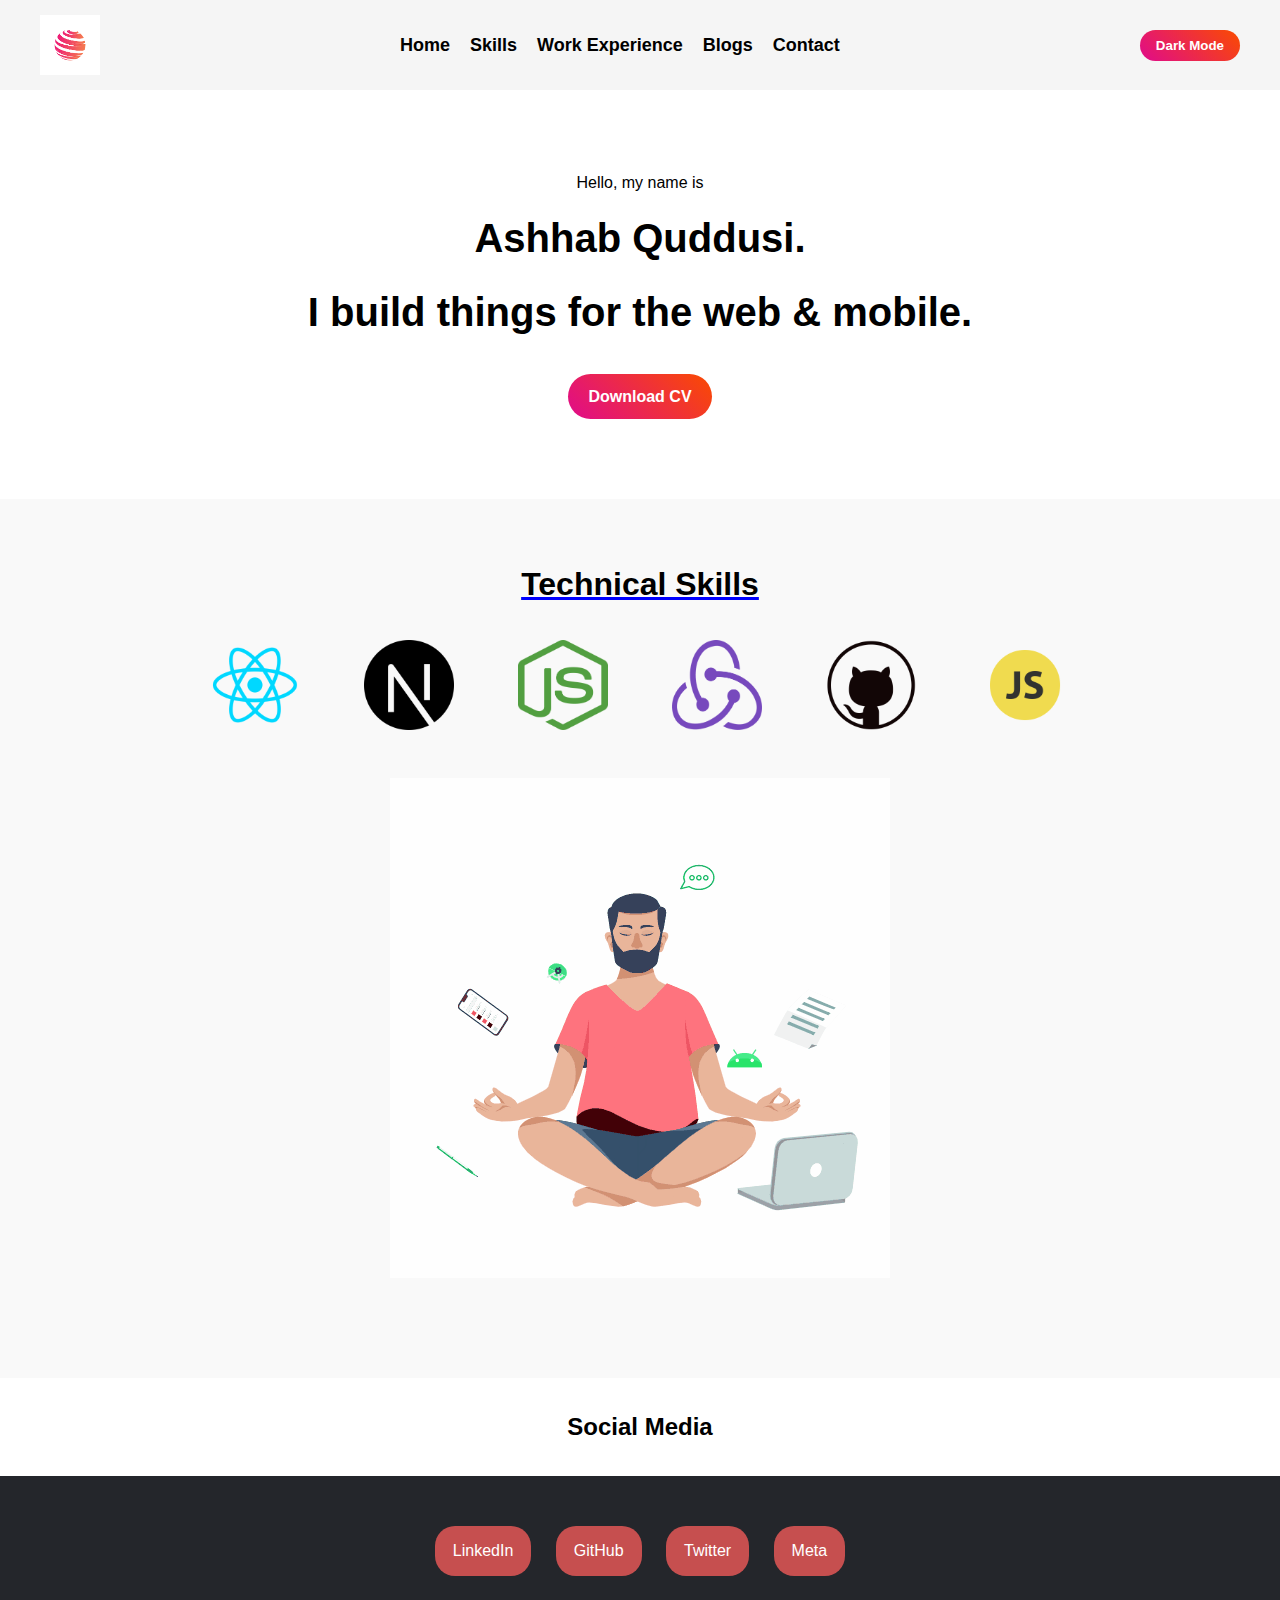
<file: index.html>
<!DOCTYPE html>
<html lang="en">
<head>
  <meta charset="UTF-8">
  <title>My CV</title>

  <!-- Responsive -->
  <meta name="viewport" content="width=device-width, initial-scale=1.0">

  <!-- CSS -->
  <link rel="stylesheet" href="index.css">
</head>

<body>

  <!-- ===== HEADER / NAVBAR ===== -->
  <header>
    <div class="top">
      <img src="logo.png" alt="Logo">

      <nav>
        <ul>
          <li><a href="index.html">Home</a></li>
          <li><a href="skills.html">Skills</a></li>
          <li><a href="work.html">Work Experience</a></li>
          <li><a href="blogs.html">Blogs</a></li>
          <li><a href="contact.html">Contact</a></li>
        </ul>
      </nav>

      <button id="themeToggle">Dark Mode</button>
    </div>
  </header>

  <!-- ===== MAIN CONTENT ===== -->
  <main>

    <!-- HERO SECTION -->
    <section class="hero">
      <div class="set-m1">
        <h4>Hello, my name is</h4>
        <h1>Ashhab Quddusi.</h1>
        <h1>I build things for the web & mobile.</h1>

        <a class="b1" href="cv.pdf" target="_blank">Download CV</a>
      </div>
    </section>

    <!-- TECH SKILLS -->
    <section class="skills">
      <h1 class="tech">Technical Skills</h1>

      <div class="skills-grid">
        <a href="https://legacy.reactjs.org/docs/getting-started.html" target="_blank">
          <img src="react.png" alt="React" class="skill-img">
        </a>

        <a href="https://nextjs.org/docs" target="_blank">
          <img src="nextjs.png" alt="Next.js" class="skill-img">
        </a>

        <a href="https://nodejs.org/docs/latest/api/" target="_blank">
          <img src="nodejs.png" alt="Node.js" class="skill-img">
        </a>

        <a href="https://redux.js.org/introduction/getting-started" target="_blank">
          <img src="redux.png" alt="Redux" class="skill-img">
        </a>

        <a href="https://docs.github.com/en" target="_blank">
          <img src="git.png" alt="Git" class="skill-img">
        </a>

        <a href="https://www.javascript.com/learn" target="_blank">
          <img src="javascript.png" alt="JavaScript" class="skill-img">
        </a>
      </div>

      <img id="gif" src="gif1.gif" alt="Animation">
    </section>

    <!-- SOCIAL MEDIA -->
    <section class="social">
      <h3 class="social-title">Social Media</h3>
    </section>

  </main>

  <!-- ===== FOOTER ===== -->
  <footer class="footer">
    <div class="container">
      <div class="social-links">
        <a href="https://www.linkedin.com/" target="_blank">LinkedIn</a>
        <a href="https://github.com/" target="_blank">GitHub</a>
        <a href="https://twitter.com/" target="_blank">Twitter</a>
        <a href="https://www.facebook.com/" target="_blank">Meta</a>
      </div>
    </div>
  </footer>

  <!-- JavaScript -->
  <script src="index.js"></script>

</body>
</html>
</file>
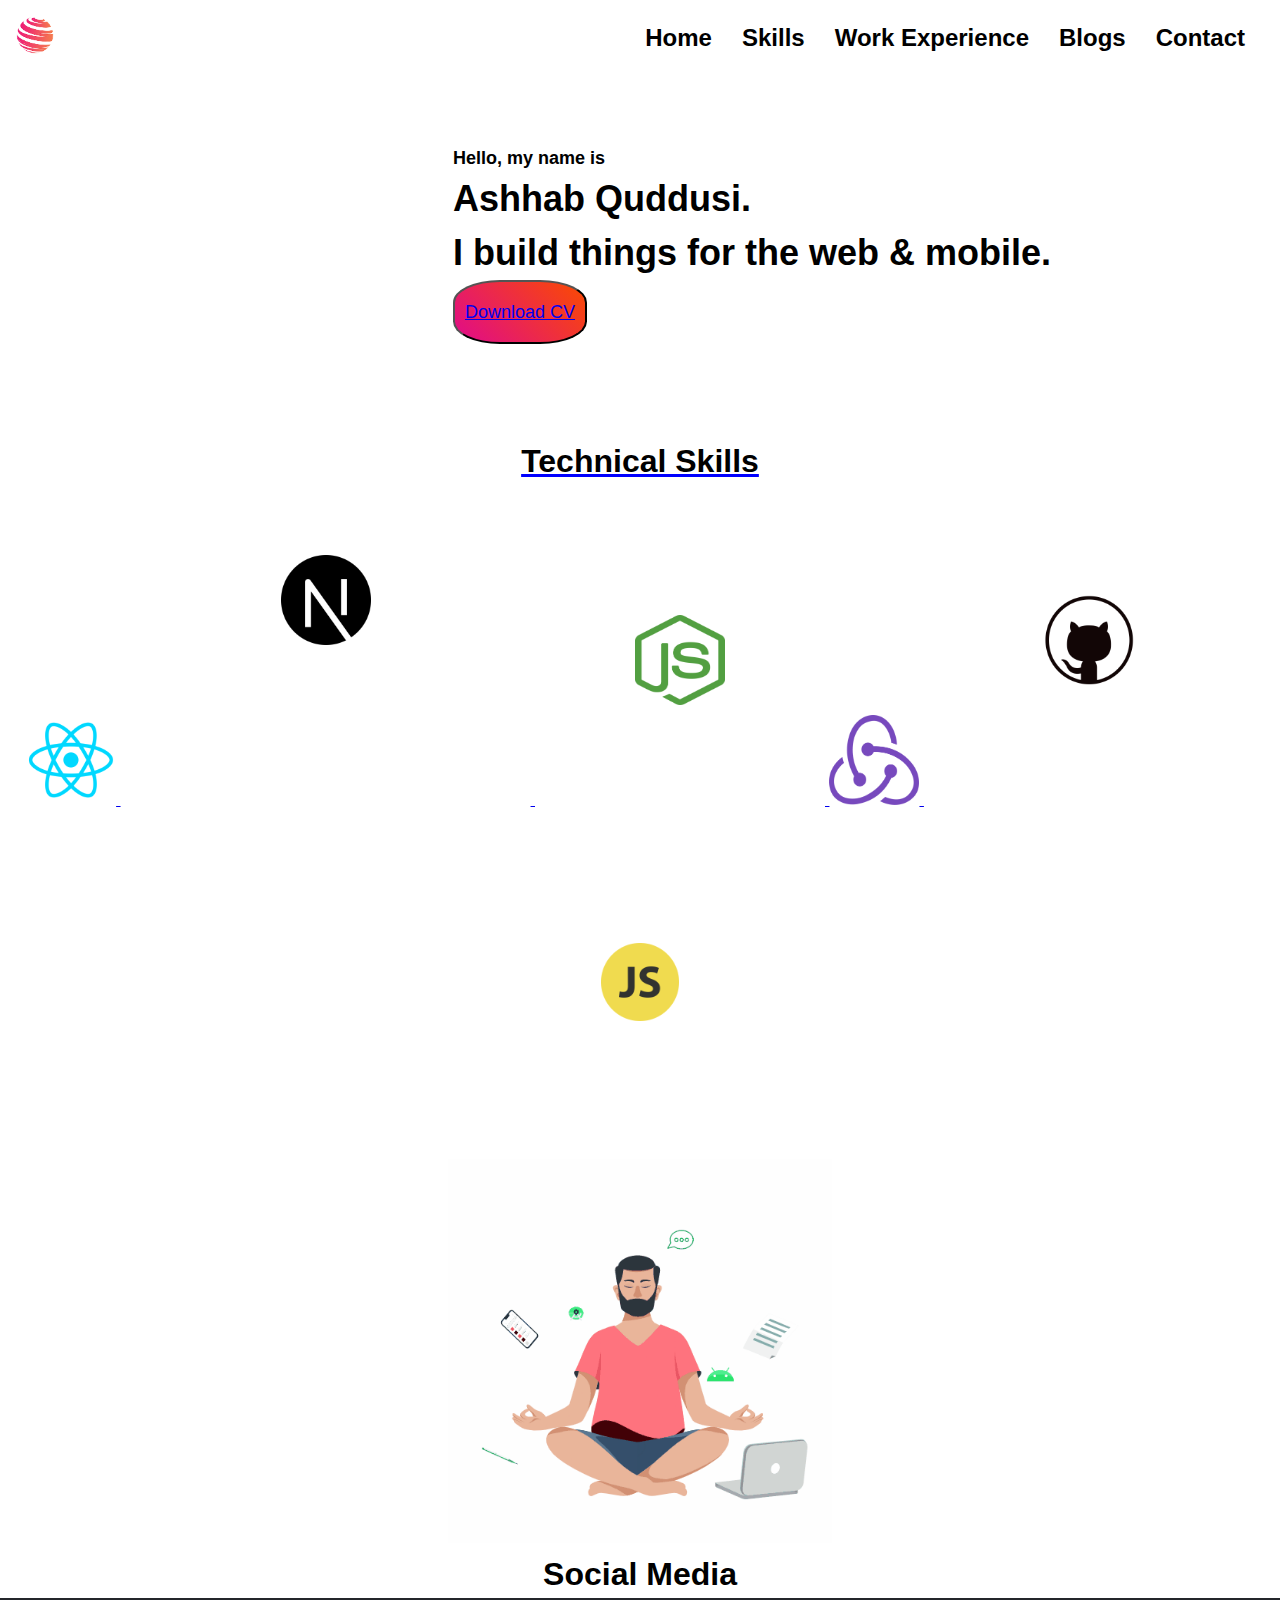
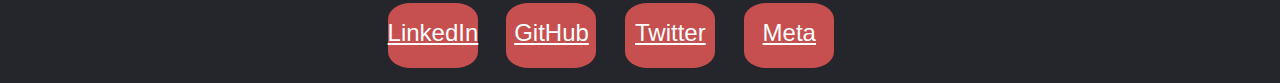
<file: CV project/index.html>
<!DOCTYPE html>
<html>
  <head>
    <title>My CV</title>
    <link rel="stylesheet" href="front.css">
  </head>
  <header>
    <div class="top">
      <img src="logo.png" alt="Logo">
      <nav>
        <ul>
          <li><a href="index.html">Home</a></li>
          <li><a href="skills.html">Skills</a></li>
          <li><a href="work.html">Work Experience</a></li>
          <li><a href="blogs.html">Blogs</a></li>
          <li><a href="second.html">Contact</a></li>
        </ul>
      </nav>
    </div>
  </header>
  <body>
    <div class="set-m1">
      <h4>Hello, my name is</h4>
      <h1>Ashhab Quddusi.</h1>
      <h1>I build things for the web & mobile.</h1>
      <button class="b1"><a href="cv.txt" target="_blank">Download CV</a></button>
    </div>
    <br>

    <div>
      <center>
        <h1 class="tech">Technical Skills</h1>
       
        <a href="https://legacy.reactjs.org/docs/getting-started.html" target="_blank">
          <img class="reactjs" src="react.png" alt="React" height="90px" width="90px" >
        </a>
        <a href="https://nextjs.org/docs" target="_blank">
          <img class="nextjs" src="nextjs.png" alt="Next.js" height="90px" width="90px">
        </a>
        <a href="https://nodejs.org/docs/latest/api/" target="_blank">
          <img class="nodejs" src="nodejs.png" alt="Node.js" height="90px" width="90px">
        </a>
        <a href="https://redux.js.org/introduction/getting-started" target="_blank">
          <img class="redux" src="redux.png" alt="Redux" height="90px" width="90px">
        </a>
        <a href="https://docs.github.com/en" target="_blank">
          <img class="git" src="git.png" alt="Git" height="90px" width="90px">
        </a>
        <a href="https://www.javascript.com/learn/strings" target="_blank">
          <img class="java" src="javascript.png" alt="JavaScript" height="100px" width="100px">
        </a>
      </center>
      <center>
        <img id="gif" src="gif1.gif" alt="Animation">
      </center>
    </div>

    <div>
      <center>
        <h3 class="social-links">Social Media</h3>
      </center>
    </div>

    <footer class="footer">
      <div class="container">
        <div class="row">
          <div class="footer-col">
            <h4></h4>
            <div class="social-links">
              <a href="https://www.linkedin.com/" target="_blank">LinkedIn</a>
              <a href="https://github.com/" target="_blank">GitHub</a>
              <a href="https://twitter.com/" target="_blank">Twitter</a>
              <a href="https://www.facebook.com/" target="_blank">Meta</a>
            </div>
          </div>
        </div>
      </div>
    </footer>
    <script src="index.js"></script>
  </body>
</html>
</file>
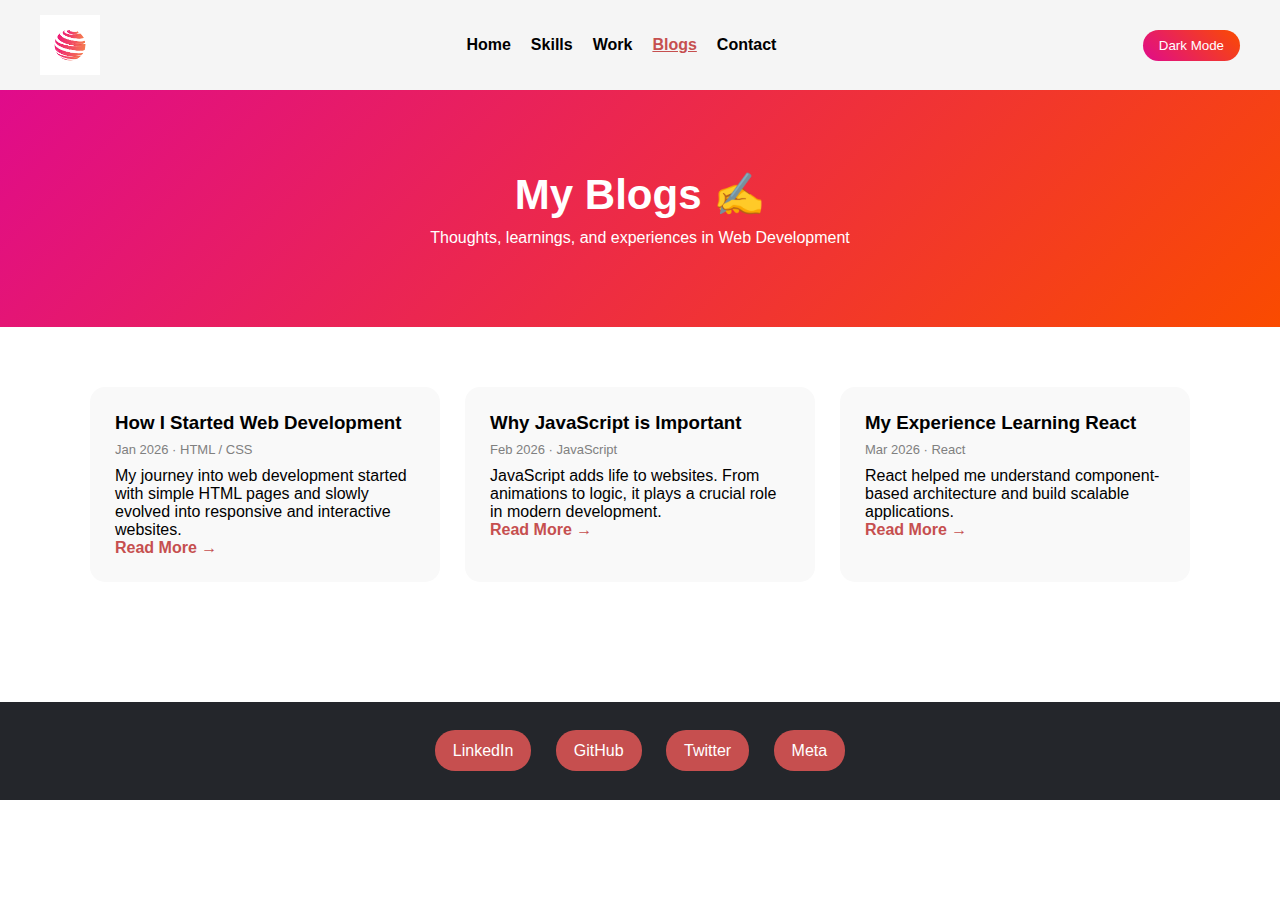
<file: blogs.html>
<!DOCTYPE html>
<html lang="en">
<head>
  <meta charset="UTF-8">
  <title>Blogs | My CV</title>
  <meta name="viewport" content="width=device-width, initial-scale=1.0">

  <!-- CSS -->
  <link rel="stylesheet" href="blogs.css">
</head>

<body>

  <!-- ===== HEADER ===== -->
  <header>
    <div class="top">
      <img src="logo.png" alt="Logo">

      <nav>
        <ul>
          <li><a href="index.html">Home</a></li>
          <li><a href="skills.html">Skills</a></li>
          <li><a href="work.html">Work</a></li>
          <li><a href="blogs.html" class="active">Blogs</a></li>
          <li><a href="contact.html">Contact</a></li>
        </ul>
      </nav>

      <button id="themeToggle">Dark Mode</button>
    </div>
  </header>

  <!-- ===== MAIN ===== -->
  <main>

    <!-- HERO -->
    <section class="blog-hero">
      <h1>My Blogs ✍️</h1>
      <p>Thoughts, learnings, and experiences in Web Development</p>
    </section>

    <!-- BLOG CARDS -->
    <section class="blogs">
      <div class="blogs-container">

        <article class="blog-card">
          <h3>How I Started Web Development</h3>
          <p class="meta">Jan 2026 · HTML / CSS</p>
          <p>
            My journey into web development started with simple HTML pages
            and slowly evolved into responsive and interactive websites.
          </p>
          <a href="#">Read More →</a>
        </article>

        <article class="blog-card">
          <h3>Why JavaScript is Important</h3>
          <p class="meta">Feb 2026 · JavaScript</p>
          <p>
            JavaScript adds life to websites. From animations to logic,
            it plays a crucial role in modern development.
          </p>
          <a href="#">Read More →</a>
        </article>

        <article class="blog-card">
          <h3>My Experience Learning React</h3>
          <p class="meta">Mar 2026 · React</p>
          <p>
            React helped me understand component-based architecture
            and build scalable applications.
          </p>
          <a href="#">Read More →</a>
        </article>

      </div>
    </section>

  </main>

  <!-- ===== FOOTER ===== -->
  <footer class="footer">
    <div class="container">
      <div class="social-links">
        <a href="#">LinkedIn</a>
        <a href="#">GitHub</a>
        <a href="#">Twitter</a>
        <a href="#">Meta</a>
      </div>
    </div>
  </footer>

  <!-- JS -->
  <script src="blog.js"></script>

</body>
</html>
</file>
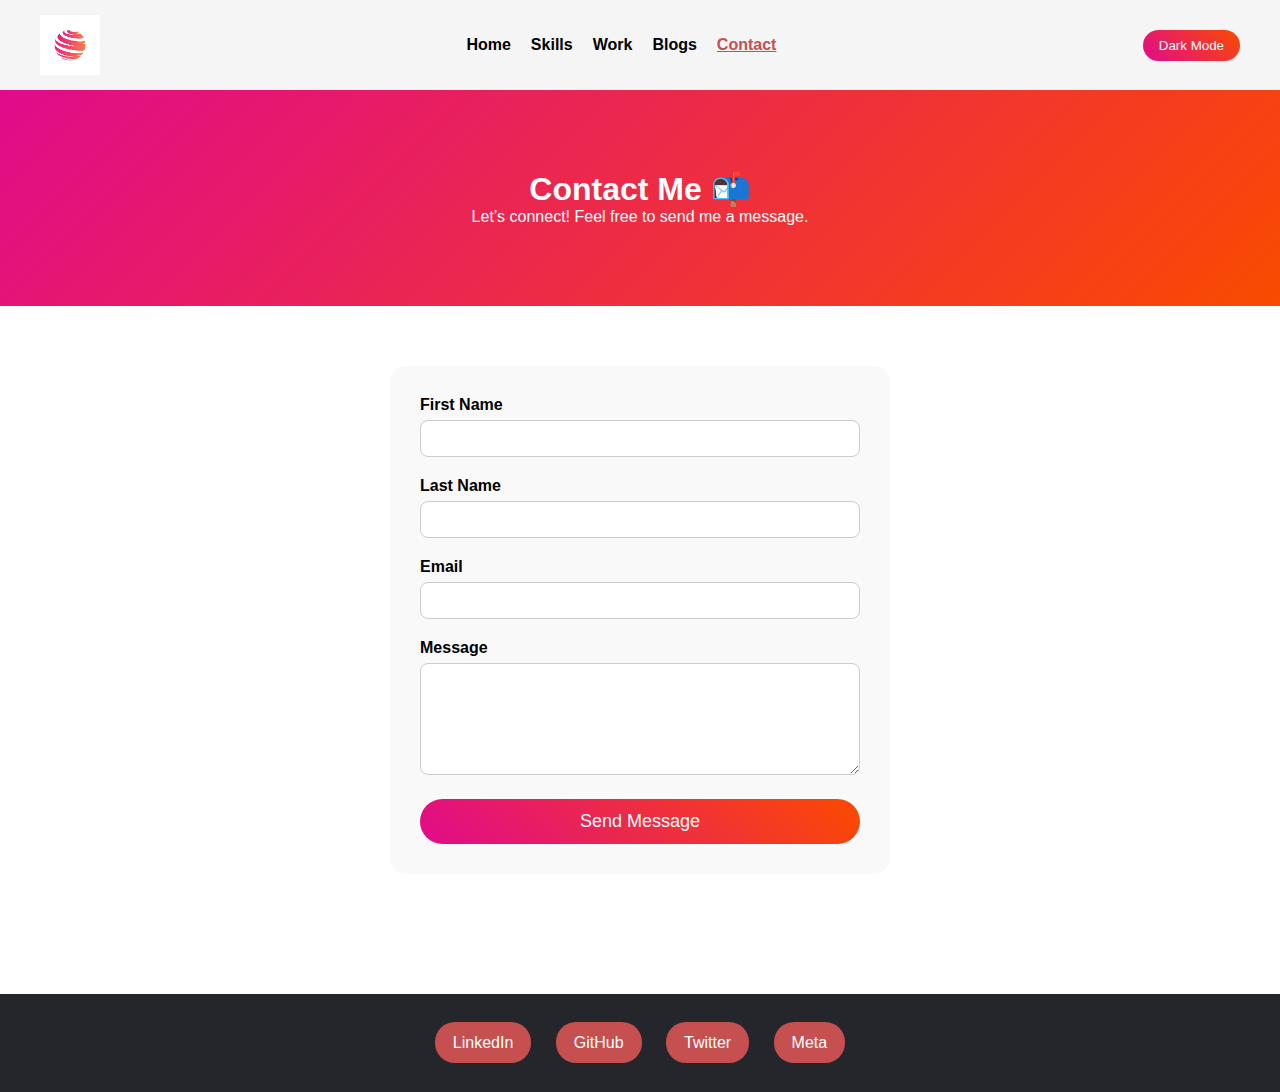
<file: contact.html>
<!DOCTYPE html>
<html lang="en">
<head>
  <meta charset="UTF-8">
  <title>Contact | My CV</title>
  <meta name="viewport" content="width=device-width, initial-scale=1.0">

  <!-- CSS -->
  <link rel="stylesheet" href="contact.css">
</head>

<body>

  <!-- ===== HEADER ===== -->
  <header>
    <div class="top">
      <img src="logo.png" alt="Logo">

      <nav>
        <ul>
          <li><a href="index.html">Home</a></li>
          <li><a href="skills.html">Skills</a></li>
          <li><a href="work.html">Work</a></li>
          <li><a href="blogs.html">Blogs</a></li>
          <li><a href="contact.html" class="active">Contact</a></li>
        </ul>
      </nav>

      <button id="themeToggle">Dark Mode</button>
    </div>
  </header>

  <!-- ===== MAIN ===== -->
  <main>

    <!-- HERO -->
    <section class="contact-hero">
      <h1>Contact Me 📬</h1>
      <p>Let’s connect! Feel free to send me a message.</p>
    </section>

    <!-- CONTACT FORM -->
    <section class="contact-section">
      <form id="contactForm" class="contact-form">

        <div class="form-group">
          <label for="firstname">First Name</label>
          <input type="text" id="firstname" required>
        </div>

        <div class="form-group">
          <label for="lastname">Last Name</label>
          <input type="text" id="lastname" required>
        </div>

        <div class="form-group">
          <label for="email">Email</label>
          <input type="email" id="email" required>
        </div>

        <div class="form-group">
          <label for="message">Message</label>
          <textarea id="message" rows="6" required></textarea>
        </div>

        <button type="submit" class="submit-btn">Send Message</button>
      </form>
    </section>

  </main>

  <!-- ===== FOOTER ===== -->
  <footer class="footer">
    <div class="container">
      <div class="social-links">
        <a href="https://www.linkedin.com/" target="_blank">LinkedIn</a>
        <a href="https://github.com/" target="_blank">GitHub</a>
        <a href="https://twitter.com/" target="_blank">Twitter</a>
        <a href="https://meta.com/" target="_blank">Meta</a>
      </div>
    </div>
  </footer>

  <!-- JS -->
  <script src="contact.js"></script>

</body>
</html>
</file>
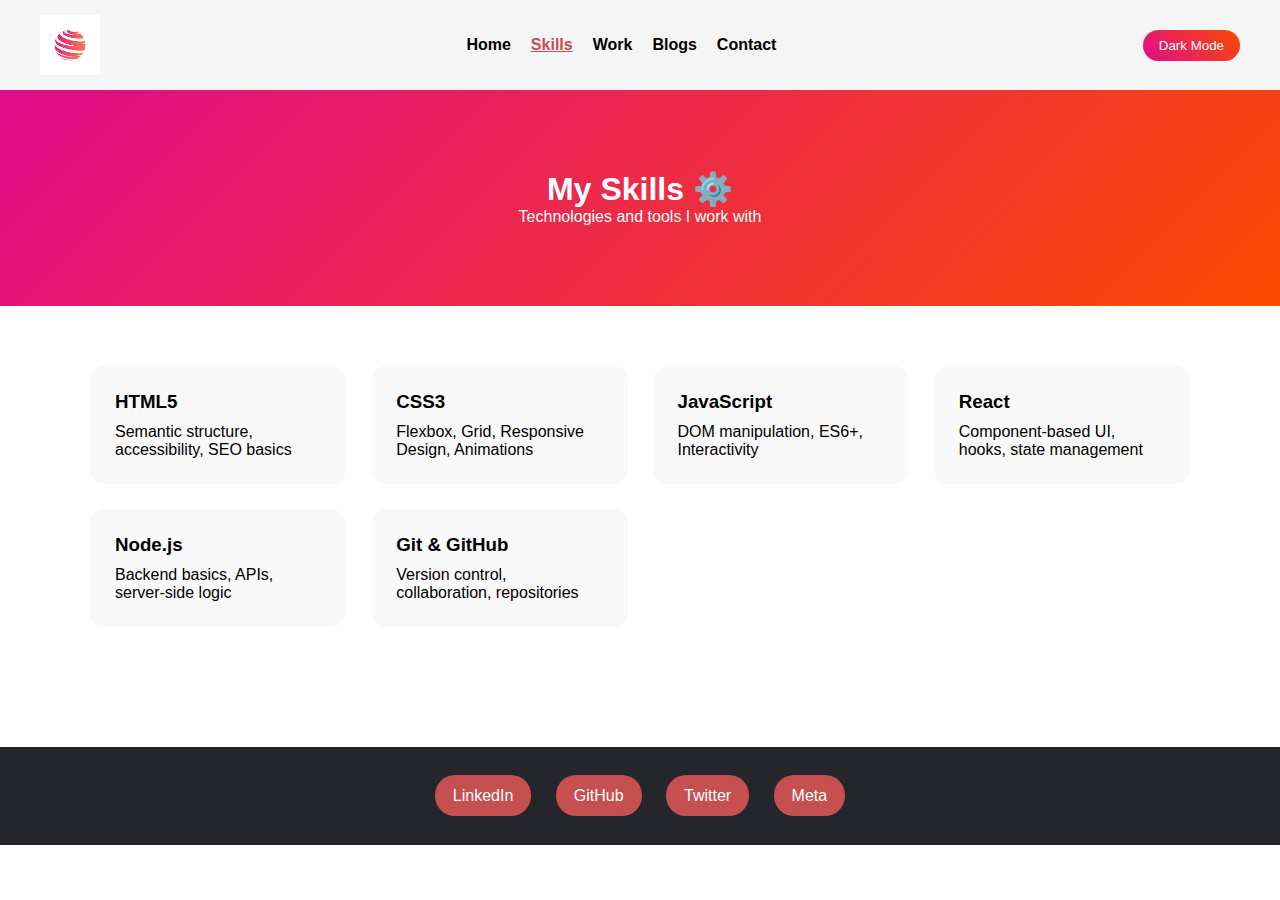
<file: skills.html>
<!DOCTYPE html>
<html lang="en">
<head>
  <meta charset="UTF-8">
  <title>Skills | My CV</title>
  <meta name="viewport" content="width=device-width, initial-scale=1.0">

  <!-- CSS -->
  <link rel="stylesheet" href="skills.css">
</head>

<body>

  <!-- ===== HEADER ===== -->
  <header>
    <div class="top">
      <img src="logo.png" alt="Logo">

      <nav>
        <ul>
          <li><a href="index.html">Home</a></li>
          <li><a href="skills.html" class="active">Skills</a></li>
          <li><a href="work.html">Work</a></li>
          <li><a href="blogs.html">Blogs</a></li>
          <li><a href="contact.html">Contact</a></li>
        </ul>
      </nav>

      <button id="themeToggle">Dark Mode</button>
    </div>
  </header>

  <!-- ===== MAIN ===== -->
  <main>

    <!-- HERO -->
    <section class="skills-hero">
      <h1>My Skills ⚙️</h1>
      <p>Technologies and tools I work with</p>
    </section>

    <!-- SKILLS GRID -->
    <section class="skills-section">
      <div class="skills-grid">

        <div class="skill-card">
          <h3>HTML5</h3>
          <p>Semantic structure, accessibility, SEO basics</p>
        </div>

        <div class="skill-card">
          <h3>CSS3</h3>
          <p>Flexbox, Grid, Responsive Design, Animations</p>
        </div>

        <div class="skill-card">
          <h3>JavaScript</h3>
          <p>DOM manipulation, ES6+, Interactivity</p>
        </div>

        <div class="skill-card">
          <h3>React</h3>
          <p>Component-based UI, hooks, state management</p>
        </div>

        <div class="skill-card">
          <h3>Node.js</h3>
          <p>Backend basics, APIs, server-side logic</p>
        </div>

        <div class="skill-card">
          <h3>Git & GitHub</h3>
          <p>Version control, collaboration, repositories</p>
        </div>

      </div>
    </section>

  </main>

  <!-- ===== FOOTER ===== -->
  <footer class="footer">
    <div class="container">
      <div class="social-links">
        <a href="https://www.linkedin.com/" target="_blank">LinkedIn</a>
        <a href="https://github.com/" target="_blank">GitHub</a>
        <a href="https://twitter.com/" target="_blank">Twitter</a>
        <a href="https://facebook.com/" target="_blank">Meta</a>
      </div>
    </div>
  </footer>

  <!-- JS -->
  <script src="skills.js"></script>

</body>
</html>
</file>
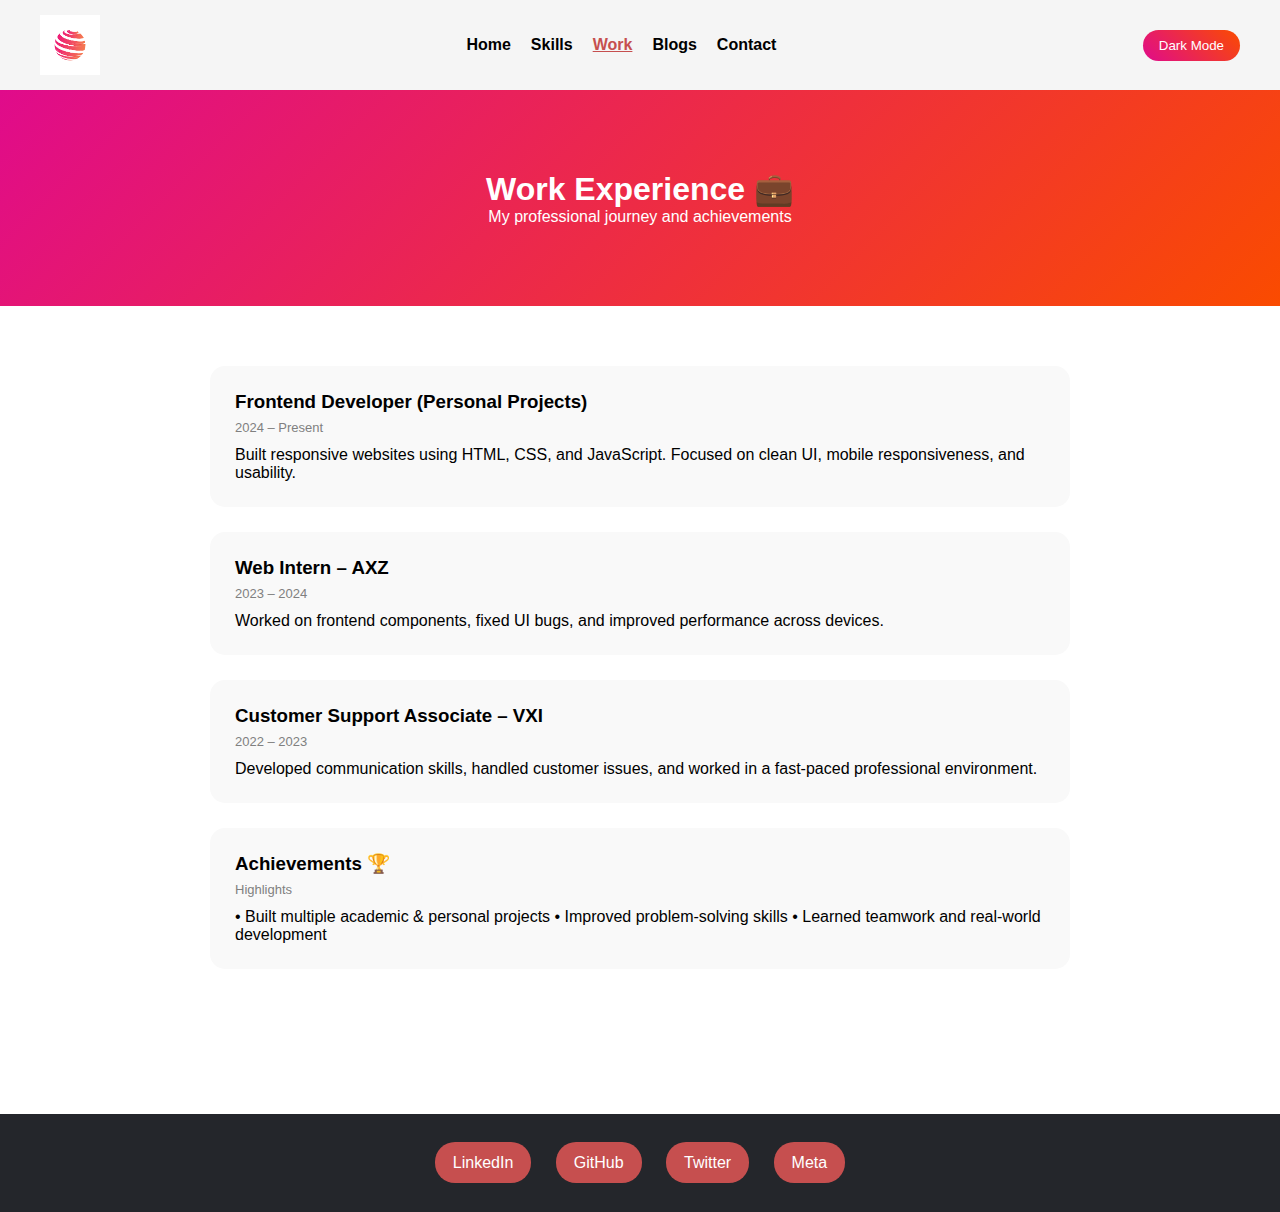
<file: work.html>
<!DOCTYPE html>
<html lang="en">
<head>
  <meta charset="UTF-8">
  <title>Work Experience | My CV</title>
  <meta name="viewport" content="width=device-width, initial-scale=1.0">

  <!-- CSS -->
  <link rel="stylesheet" href="work.css">
</head>

<body>

  <!-- ===== HEADER ===== -->
  <header>
    <div class="top">
      <img src="logo.png" alt="Logo">

      <nav>
        <ul>
          <li><a href="index.html">Home</a></li>
          <li><a href="skills.html">Skills</a></li>
          <li><a href="work.html" class="active">Work</a></li>
          <li><a href="blogs.html">Blogs</a></li>
          <li><a href="contact.html">Contact</a></li>
        </ul>
      </nav>

      <button id="themeToggle">Dark Mode</button>
    </div>
  </header>

  <!-- ===== MAIN ===== -->
  <main>

    <!-- HERO -->
    <section class="work-hero">
      <h1>Work Experience 💼</h1>
      <p>My professional journey and achievements</p>
    </section>

    <!-- WORK TIMELINE -->
    <section class="work-section">

      <div class="work-card">
        <h3>Frontend Developer (Personal Projects)</h3>
        <span>2024 – Present</span>
        <p>
          Built responsive websites using HTML, CSS, and JavaScript.
          Focused on clean UI, mobile responsiveness, and usability.
        </p>
      </div>

      <div class="work-card">
        <h3>Web Intern – AXZ</h3>
        <span>2023 – 2024</span>
        <p>
          Worked on frontend components, fixed UI bugs, and improved
          performance across devices.
        </p>
      </div>

      <div class="work-card">
        <h3>Customer Support Associate – VXI</h3>
        <span>2022 – 2023</span>
        <p>
          Developed communication skills, handled customer issues,
          and worked in a fast-paced professional environment.
        </p>
      </div>

      <div class="work-card">
        <h3>Achievements 🏆</h3>
        <span>Highlights</span>
        <p>
          • Built multiple academic & personal projects  
          • Improved problem-solving skills  
          • Learned teamwork and real-world development
        </p>
      </div>

    </section>

  </main>

  <!-- ===== FOOTER ===== -->
  <footer class="footer">
    <div class="container">
      <div class="social-links">
        <a href="https://www.linkedin.com/" target="_blank">LinkedIn</a>
        <a href="https://github.com/" target="_blank">GitHub</a>
        <a href="https://twitter.com/" target="_blank">Twitter</a>
        <a href="https://meta.com/" target="_blank">Meta</a>
      </div>
    </div>
  </footer>

  <!-- JS -->
  <script src="work.js"></script>

</body>
</html>
</file>
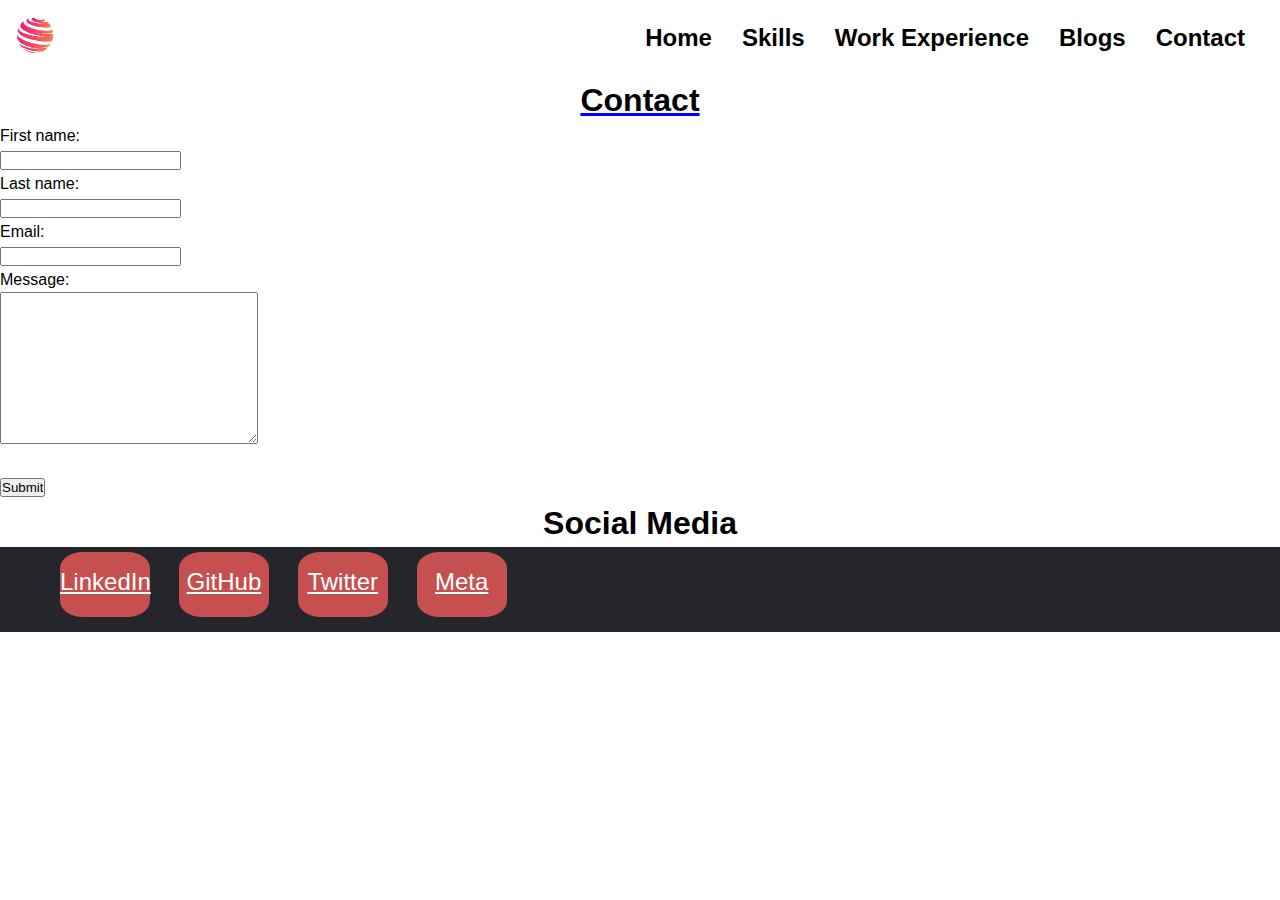
<file: CV project/second.html>
<!DOCTYPE html>
<html lang="en">
<head>
  <meta charset="UTF-8">
  <meta name="viewport" content="width=device-width, initial-scale=1.0">
  <title>Contact</title>
  <link rel="stylesheet" href="contact.css">
  <link rel="stylesheet" type="text/css" href="https://cdnjs.cloudflare.com/ajax/libs/font-awesome/5.15.1/css/all.min.css">
</head>
<body>
  <div class="top">
    <img src="logo.png" alt="Logo">
    <nav>
      <ul>
        <li><a href="index.html">Home</a></li>
        <li><a href="skills.html">Skills</a></li>
        <li><a href="work.html">Work Experience</a></li>
        <li><a href="Blogs.html">Blogs</a></li>
        <li><a href="contact.html">Contact</a></li>
      </ul>
    </nav>
  </div>

  <div class="contact-form-container">
    <center>
      <h1 class="contact">Contact</h1>
    </center>

    <form>
      <label for="firstname">First name:</label><br>
      <input type="text" id="firstname" name="firstname" value=""><br>

      <label for="lastname">Last name:</label><br>
      <input type="text" id="lastname" name="lastname" value=""><br>

      <label for="email">Email:</label><br>
      <input type="text" id="email" name="email" value=""><br>

      <label for="message">Message:</label><br>
      <textarea id="message" name="message" rows="10" cols="30"></textarea><br><br>

      <input type="submit" value="Submit">
    </form>
  </div>

  <div class="blogs-container">
    <center>
      <h3 class="social-links">Social Media</h3>
    </center>
  </div>

  <footer class="footer">
    <div class="container">
      <div class="row">
        <div class="footer-col">
          <h4></h4>
          <div class="social-links">
            <a href="https://www.linkedin.com/" target="_blank">LinkedIn</a>
            <a href="https://github.com/" target="_blank">GitHub</a>
            <a href="https://twitter.com/" target="_blank">Twitter</a>
            <a href="https://meta.com/" target="_blank">Meta</a>
          </div>
        </div>
      </div>
    </div>
  </footer>
</body>
</html>
</file>
<file: CV project/front.css>
#gif{
    background-color: black;
}
.center{
text-align: left;

}
nav ul {
    list-style-type: none;
    padding: 20px;
    margin: 0px;
    display: flex;
    font-size:x-large;
    
  }
  
  
  nav ul li :hover{
    margin: 0 5px;
    text-decoration: underline;
    text-decoration-color: blue;
    color: rgb(198, 79, 79)
    
  }
  .set-m1{
    align-items:center;
    margin-left: 45%;
    margin-top: 5%;
    margin-bottom: -10%;
    
  }
  
  nav ul li a {
    text-decoration: none;
    color: #000000;
    font-weight: bold;
    cursor: pointer;
  }
.top img{
    
    height: 70px;
    margin-left: 0%;}



.top {
width:auto;
margin: 0 auto;
display: flex;
justify-content: space-between;




}
.set-m1 {
 color: #ffffff;
 background-color: white
  height: 5% ;
  cursor: pointer;
  font-weight: bold;
  content-box-radius: 15px;
  font-size: 35px;
  padding: 5px;

}
.set-m1{
  
color: #000000;} 
.b1{
  padding: 20px;
  width: 10%;
    height: 40px;
    border-radius: 35%;
}

.b1{
   background: linear-gradient(45deg, #e00b8b, #fa4b00);

  padding: 10px 5px;
  text-align: center;
  text-decoration: none;
  font-size: large;

  display: inline-block;
  text-decoration-color: black;
  content-visibility: 12px;  
  width: 120px;
}


.V1:hover{
  background-color: transparent;
  text-decoration: underline;
  text-decoration-color: blue;
  color: rgb(198, 79, 79);
}
.V1{
text-align: right;
}

.V1 {
  font-weight: bold;
  cursor: pointer;
  font-size: x-large;
 
  
}
nav ul li {
  margin: 0 15px;


}

.tech{
  padding:15%;
}

#gif{
    background-color: black;
}
.center{
text-align: left;
}
nav ul {
    list-style-type: none;
    padding: 20px;
    margin: 0px;
    display: flex;
   
  }
  
  
  nav ul li {
    margin: 0 15px;
  
  
  }
  .set-m1{
    align-items: center;
    margin-left: 35%;
    margin-top: 5%;
    font-size: large;
    
  }
  
  
  .tech{
    background: white;
    text-decoration: underline;
    text-decoration-color: blue;
    font-size: xx-large;
    margin-bottom: -22%;
  }

  .w1{
    text-decoration: underline;
    text-decoration-color: blue;
    background-color: #ffffff;
    font-size: xx-large;
  }
 
  #gif{
    height: 45%;
    width: 30%;
    box-sizing: content-box;
  }
  
  .reactjs:{
    margin: 20px;
    padding: 80px;
    box-sizing: content-box;  
    
  }
   .nextjs {
    margin: 80px;
    padding: 80px;
    box-sizing: content-box;
  }
  .nodejs {
    margin: 20px;
    box-sizing: content-box;
    padding: 80px;
  }
  .redux: :hover{
    margin: 20px;
    padding: 80px;
    box-sizing: content-box;
  }
  .git {
    margin: 20px;
    padding: 100px;
    box-sizing: content-box;
  }
  .java {
    margin: 20px;
    padding: 100px;
    box-sizing: content-box;
  }

  .social-links{
    text-decoration: ;
    color: black;
    text-decoration-color: blue;
    font-size: xx-large;
  }

  /*.footer{
    text-decoration: underline;
    text-decoration-color: rgb(211, 97, 97);
    font-size: x-large  ;
  }*/

  body {
    line-height: 1.5;
    font-family: 'Poppins', sans-serif;
  }
  
  * {
    margin: 0;
    padding: 0;
    box-sizing: content-box;
  }
  
  .container {
    max-width: 1170px;
    margin: auto;
  }
  
  .row {
    display: flex;
    flex-wrap: wrap;
    margin-left: 28%;
  }
  
  ul {
    list-style: none;
  }
  
  .footer {
    background-color: #24262b;
  }
  
  .footer-col .social-links a {
    display: inline-block;
    height: 65px;
    width: 90px;
    background-color: rgb(198, 79, 79);
    margin: 5px 15px 15px 5px;
    text-align: center;
    line-height: 60px;
    color: #ffffff;
    transition: all 0.5s ease;
    font-family: sans-serif;
    font-size: x-large;
    border-radius: 25%;
    position:;
  }
  
  .footer-col .social-links a:hover {
    color: #24262b;
    background-color: white;
    text-decoration: underline;
    text-decoration-color: silver;
  }
  
*{ @media (max-width: 767px) {
  .footer-col {
    width: 50%;
    margin-bottom: 30px;
  }
}

@media (max-width: 574px) {
  .footer-col {
    width: 100%;
  }
}

@media screen {(min-width: 480px)

}

# Tablet
@media screen {
(min-width: 768px)
} 

# Desktop
@media screen {
(min-width: 992px)
}}
</file>
<file: CV project/contact.css>
body {
  line-height: 1.5;
  font-family: 'Poppins', sans-serif;
}

* {
  margin: 0;
  padding: 0;
  box-sizing: content-box;
}

.container {
  max-width: 1170px;
  margin: auto;
}

.row {
  display: flex;
  flex-wrap: wrap;
}

ul {
  list-style: none;
}

.footer {
  background-color: #24262b;
}

.footer-col .social-links a {
  display: inline-block;
  height: 65px;
  width: 90px;
  background-color: rgb(198, 79, 79);
  margin: 5px 15px 15px 5px;
  text-align: center;
  line-height: 60px;
  color: #ffffff;
  transition: all 0.5s ease;
  font-family: sans-serif;
  font-size: x-large;
  border-radius: 25%;
  position:;
}

.footer-col .social-links a:hover {
  color: #24262b;
  background-color: white;
  text-decoration: underline;
  text-decoration-color: silver;
}

@media (max-width: 767px) {
  .footer-col {
    width: 50%;
    margin-bottom: 30px;
  }
}

@media (max-width: 574px) {
  .footer-col {
    width: 100%;
  }
}


.V1:hover{
  background-color: transparent;
  text-decoration: underline;
  text-decoration-color: blue;
  color: rgb(198, 79, 79)
}
.V1{
text-align: right;
}

.V1 {
  font-weight: bold;
  cursor: pointer;
  font-size: x-large;
 
  
}
nav ul {
    list-style-type: none;
    padding: 20px;
    margin: 0px;
    display: flex;
   
  }
  
  
  nav ul li {
    margin: 0 15px;
  
  
  }


  nav ul {
    list-style-type: none;
    padding: 20px;
    margin: 0px;
    display: flex;
    font-size:x-large;
    
    
  }
  
  
  nav ul li :hover{
    margin: 0 5px;
    text-decoration: underline;
    text-decoration-color: blue;
    color: rgb(198, 79, 79)
    
  }
  .set-m1{
    align-items:center;
    margin-left: 45%;
    margin-top: 5%;
    
  }
  
  nav ul li a {
    text-decoration: none;
    color: #000000;
    font-weight: bold;
    cursor: pointer;
  }
.top img{
    
    height: 70px;
    margin-left: 0%;}



.top {
width:auto;
margin: 0 auto;
display: flex;
justify-content: space-between;




}
    
    .top {
    width:auto;
    margin: 0 auto;
    display: flex;
    justify-content: space-between;
    
    
    
    
    }
    .set-m1 {
     color: #ffffff;
     background-color: white
      height: 5% ;
      cursor: pointer;
      font-weight: bold;
      content-box-radius: 15px;
      font-size: 35px;
      padding: 5px;
    
    }
    .set-m1{
      
    color: #000000;} 


    .contact{
        text-decoration: underline;
        text-decoration-color: blue;
        color: rgb(0, 0, 0);
    }

    .social-links{
        text-decoration: ;
        color: black;
        text-decoration-color: blue;
        font-size: xx-large;
      }
</file>
<file: index.css>
/* =========================
   RESET & BASE
========================= */
* {
  margin: 0;
  padding: 0;
  box-sizing: border-box;
}

body {
  font-family: 'Poppins', sans-serif;
  line-height: 1.6;
  background-color: #ffffff;
  color: #000000;
}

/* =========================
   HEADER & NAVBAR
========================= */
header {
  background-color: #f5f5f5;
}

.top {
  display: flex;
  align-items: center;
  justify-content: space-between;
  padding: 15px 40px;
}

.top img {
  height: 60px;
}

/* NAV */
nav ul {
  list-style: none;
  display: flex;
  gap: 20px;
}

nav ul li a {
  text-decoration: none;
  font-weight: bold;
  font-size: large;
  color: black;
}

nav ul li a:hover {
  text-decoration: underline;
  text-decoration-color: blue;
  color: rgb(198, 79, 79);
}

/* DARK MODE BUTTON */
#themeToggle {
  padding: 8px 16px;
  border-radius: 25px;
  border: none;
  cursor: pointer;
  background: linear-gradient(45deg, #e00b8b, #fa4b00);
  color: white;
  font-weight: bold;
}

/* =========================
   HERO SECTION
========================= */
.hero {
  text-align: center;
  padding: 80px 20px;
}

.set-m1 h4 {
  font-weight: normal;
}

.set-m1 h1 {
  font-size: 40px;
  margin: 10px 0;
}

/* DOWNLOAD BUTTON */
.b1 {
  display: inline-block;
  margin-top: 20px;
  padding: 10px 20px;
  border-radius: 30px;
  background: linear-gradient(45deg, #e00b8b, #fa4b00);
  color: white;
  text-decoration: none;
  font-weight: bold;
  transition: 0.3s ease;
}

.b1:hover {
  transform: scale(1.1);
}

/* =========================
   SKILLS SECTION
========================= */
.skills {
  padding: 60px 20px;
  background-color: #f9f9f9;
  text-align: center;
}

.tech {
  font-size: xx-large;
  text-decoration: underline;
  text-decoration-color: blue;
  margin-bottom: 30px;
}

.skills-grid {
  display: grid;
  grid-template-columns: repeat(auto-fit, minmax(100px, 1fr));
  gap: 25px;
  max-width: 900px;
  margin: auto;
}

.skill-img {
  height: 90px;
  width: 90px;
  transition: 0.3s ease;
}

.skill-img:hover {
  transform: scale(1.2);
}

/* GIF */
#gif {
  display: block;
  margin: 40px auto;
  max-width: 100%;
  height: auto;
}

/* =========================
   SOCIAL SECTION
========================= */
.social-title {
  text-align: center;
  font-size: x-large;
  margin: 30px 0;
}

/* =========================
   FOOTER
========================= */
.footer {
  background-color: #24262b;
  padding: 40px 20px;
}

.container {
  text-align: center;
}

.social-links a {
  display: inline-block;
  margin: 10px;
  padding: 12px 18px;
  background-color: rgb(198, 79, 79);
  color: white;
  text-decoration: none;
  border-radius: 20px;
  transition: 0.3s ease;
}

.social-links a:hover {
  background-color: white;
  color: #24262b;
}

/* =========================
   DARK MODE
========================= */
.dark-mode {
  background-color: #121212;
  color: white;
}

.dark-mode header {
  background-color: #1e1e1e;
}

.dark-mode .skills {
  background-color: #1e1e1e;
}

/* =========================
   RESPONSIVE
========================= */
@media (max-width: 768px) {
  .top {
    flex-direction: column;
    gap: 15px;
  }

  nav ul {
    flex-direction: column;
    align-items: center;
  }

  .set-m1 h1 {
    font-size: 28px;
  }
}
</file>
<file: blogs.css>
/* ===== RESET ===== */
* {
  margin: 0;
  padding: 0;
  box-sizing: border-box;
}

body {
  font-family: 'Poppins', sans-serif;
  background: #ffffff;
  color: #000;
}

/* ===== HEADER ===== */
header {
  background: #f5f5f5;
}

.top {
  display: flex;
  justify-content: space-between;
  align-items: center;
  padding: 15px 40px;
}

.top img {
  height: 60px;
}

nav ul {
  list-style: none;
  display: flex;
  gap: 20px;
}

nav ul li a {
  text-decoration: none;
  font-weight: bold;
  color: black;
}

nav ul li a.active,
nav ul li a:hover {
  color: rgb(198, 79, 79);
  text-decoration: underline;
}

/* ===== BUTTON ===== */
#themeToggle {
  padding: 8px 16px;
  border-radius: 25px;
  border: none;
  background: linear-gradient(45deg, #e00b8b, #fa4b00);
  color: white;
  cursor: pointer;
}

/* ===== HERO ===== */
.blog-hero {
  text-align: center;
  padding: 80px 20px;
  background: linear-gradient(135deg, #e00b8b, #fa4b00);
  color: white;
}

.blog-hero h1 {
  font-size: 42px;
}

.blog-hero p {
  margin-top: 10px;
}

/* ===== BLOGS ===== */
.blogs {
  padding: 60px 20px;
}

.blogs-container {
  display: grid;
  grid-template-columns: repeat(auto-fit, minmax(280px, 1fr));
  gap: 25px;
  max-width: 1100px;
  margin: auto;
}

.blog-card {
  background: #f9f9f9;
  padding: 25px;
  border-radius: 15px;
  transition: 0.3s ease;
}

.blog-card:hover {
  transform: translateY(-10px);
}

.blog-card h3 {
  margin-bottom: 8px;
}

.meta {
  font-size: small;
  color: gray;
  margin-bottom: 10px;
}

.blog-card a {
  color: rgb(198, 79, 79);
  font-weight: bold;
  text-decoration: none;
}

.blog-card a:hover {
  text-decoration: underline;
}

/* ===== FOOTER ===== */
.footer {
  background: #24262b;
  padding: 40px 20px;
  margin-top: 60px;
}

.social-links {
  text-align: center;
}

.social-links a {
  margin: 10px;
  padding: 12px 18px;
  background: rgb(198, 79, 79);
  color: white;
  text-decoration: none;
  border-radius: 20px;
}

/* ===== DARK MODE ===== */
.dark-mode {
  background: #121212;
  color: white;
}

.dark-mode header {
  background: #1e1e1e;
}

.dark-mode .blog-card {
  background: #1e1e1e;
}

.dark-mode .blog-hero {
  background: linear-gradient(135deg, #000, #333);
}

/* ===== RESPONSIVE ===== */
@media (max-width: 768px) {
  .top {
    flex-direction: column;
    gap: 15px;
  }

  .blog-hero h1 {
    font-size: 30px;
  }
}
</file>
<file: contact.css>
/* ===== RESET ===== */
* {
  margin: 0;
  padding: 0;
  box-sizing: border-box;
}

body {
  font-family: 'Poppins', sans-serif;
  background: #ffffff;
  color: #000;
}

/* ===== HEADER ===== */
header {
  background: #f5f5f5;
}

.top {
  display: flex;
  justify-content: space-between;
  align-items: center;
  padding: 15px 40px;
}

.top img {
  height: 60px;
}

nav ul {
  list-style: none;
  display: flex;
  gap: 20px;
}

nav ul li a {
  text-decoration: none;
  font-weight: bold;
  color: black;
}

nav ul li a.active,
nav ul li a:hover {
  color: rgb(198, 79, 79);
  text-decoration: underline;
}

/* ===== BUTTON ===== */
#themeToggle {
  padding: 8px 16px;
  border-radius: 25px;
  border: none;
  background: linear-gradient(45deg, #e00b8b, #fa4b00);
  color: white;
  cursor: pointer;
}

/* ===== HERO ===== */
.contact-hero {
  text-align: center;
  padding: 80px 20px;
  background: linear-gradient(135deg, #e00b8b, #fa4b00);
  color: white;
}

/* ===== FORM ===== */
.contact-section {
  padding: 60px 20px;
}

.contact-form {
  max-width: 500px;
  margin: auto;
  background: #f9f9f9;
  padding: 30px;
  border-radius: 15px;
}

.form-group {
  margin-bottom: 20px;
}

.form-group label {
  display: block;
  margin-bottom: 6px;
  font-weight: bold;
}

.form-group input,
.form-group textarea {
  width: 100%;
  padding: 10px;
  border-radius: 8px;
  border: 1px solid #ccc;
}

.submit-btn {
  width: 100%;
  padding: 12px;
  border: none;
  border-radius: 25px;
  background: linear-gradient(45deg, #e00b8b, #fa4b00);
  color: white;
  font-size: large;
  cursor: pointer;
}

/* ===== FOOTER ===== */
.footer {
  background: #24262b;
  padding: 40px 20px;
  margin-top: 60px;
}

.container {
  text-align: center;
}

.social-links a {
  margin: 10px;
  padding: 12px 18px;
  background: rgb(198, 79, 79);
  color: white;
  text-decoration: none;
  border-radius: 20px;
}

/* ===== DARK MODE ===== */
.dark-mode {
  background: #121212;
  color: white;
}

.dark-mode header {
  background: #1e1e1e;
}

.dark-mode .contact-form {
  background: #1e1e1e;
}

/* ===== RESPONSIVE ===== */
@media (max-width: 768px) {
  .top {
    flex-direction: column;
    gap: 15px;
  }
}
</file>
<file: skills.css>
/* ===== RESET ===== */
* {
  margin: 0;
  padding: 0;
  box-sizing: border-box;
}

body {
  font-family: 'Poppins', sans-serif;
  background: #ffffff;
  color: #000;
}

/* ===== HEADER ===== */
header {
  background: #f5f5f5;
}

.top {
  display: flex;
  justify-content: space-between;
  align-items: center;
  padding: 15px 40px;
}

.top img {
  height: 60px;
}

nav ul {
  list-style: none;
  display: flex;
  gap: 20px;
}

nav ul li a {
  text-decoration: none;
  font-weight: bold;
  color: black;
}

nav ul li a.active,
nav ul li a:hover {
  color: rgb(198, 79, 79);
  text-decoration: underline;
}

/* ===== BUTTON ===== */
#themeToggle {
  padding: 8px 16px;
  border-radius: 25px;
  border: none;
  background: linear-gradient(45deg, #e00b8b, #fa4b00);
  color: white;
  cursor: pointer;
}

/* ===== HERO ===== */
.skills-hero {
  text-align: center;
  padding: 80px 20px;
  background: linear-gradient(135deg, #e00b8b, #fa4b00);
  color: white;
}

/* ===== SKILLS ===== */
.skills-section {
  padding: 60px 20px;
}

.skills-grid {
  display: grid;
  grid-template-columns: repeat(auto-fit, minmax(220px, 1fr));
  gap: 25px;
  max-width: 1100px;
  margin: auto;
}

.skill-card {
  background: #f9f9f9;
  padding: 25px;
  border-radius: 15px;
  transition: 0.3s ease;
}

.skill-card:hover {
  transform: translateY(-8px);
}

.skill-card h3 {
  margin-bottom: 10px;
}

/* ===== FOOTER ===== */
.footer {
  background: #24262b;
  padding: 40px 20px;
  margin-top: 60px;
}

.container {
  text-align: center;
}

.social-links a {
  margin: 10px;
  padding: 12px 18px;
  background: rgb(198, 79, 79);
  color: white;
  text-decoration: none;
  border-radius: 20px;
}

/* ===== DARK MODE ===== */
.dark-mode {
  background: #121212;
  color: white;
}

.dark-mode header {
  background: #1e1e1e;
}

.dark-mode .skill-card {
  background: #1e1e1e;
}

/* ===== RESPONSIVE ===== */
@media (max-width: 768px) {
  .top {
    flex-direction: column;
    gap: 15px;
  }
}
</file>
<file: work.css>
/* ===== RESET ===== */
* {
  margin: 0;
  padding: 0;
  box-sizing: border-box;
}

body {
  font-family: 'Poppins', sans-serif;
  background: #ffffff;
  color: #000;
}

/* ===== HEADER ===== */
header {
  background: #f5f5f5;
}

.top {
  display: flex;
  justify-content: space-between;
  align-items: center;
  padding: 15px 40px;
}

.top img {
  height: 60px;
}

nav ul {
  list-style: none;
  display: flex;
  gap: 20px;
}

nav ul li a {
  text-decoration: none;
  font-weight: bold;
  color: black;
}

nav ul li a.active,
nav ul li a:hover {
  color: rgb(198, 79, 79);
  text-decoration: underline;
}

/* ===== BUTTON ===== */
#themeToggle {
  padding: 8px 16px;
  border-radius: 25px;
  border: none;
  background: linear-gradient(45deg, #e00b8b, #fa4b00);
  color: white;
  cursor: pointer;
}

/* ===== HERO ===== */
.work-hero {
  text-align: center;
  padding: 80px 20px;
  background: linear-gradient(135deg, #e00b8b, #fa4b00);
  color: white;
}

/* ===== WORK SECTION ===== */
.work-section {
  padding: 60px 20px;
  max-width: 900px;
  margin: auto;
}

.work-card {
  background: #f9f9f9;
  padding: 25px;
  border-radius: 15px;
  margin-bottom: 25px;
  transition: 0.3s ease;
}

.work-card:hover {
  transform: translateY(-8px);
}

.work-card h3 {
  margin-bottom: 5px;
}

.work-card span {
  font-size: small;
  color: gray;
}

.work-card p {
  margin-top: 10px;
}

/* ===== FOOTER ===== */
.footer {
  background: #24262b;
  padding: 40px 20px;
  margin-top: 60px;
}

.container {
  text-align: center;
}

.social-links a {
  margin: 10px;
  padding: 12px 18px;
  background: rgb(198, 79, 79);
  color: white;
  text-decoration: none;
  border-radius: 20px;
}

/* ===== DARK MODE ===== */
.dark-mode {
  background: #121212;
  color: white;
}

.dark-mode header {
  background: #1e1e1e;
}

.dark-mode .work-card {
  background: #1e1e1e;
}

/* ===== RESPONSIVE ===== */
@media (max-width: 768px) {
  .top {
    flex-direction: column;
    gap: 15px;
  }
}
</file>
